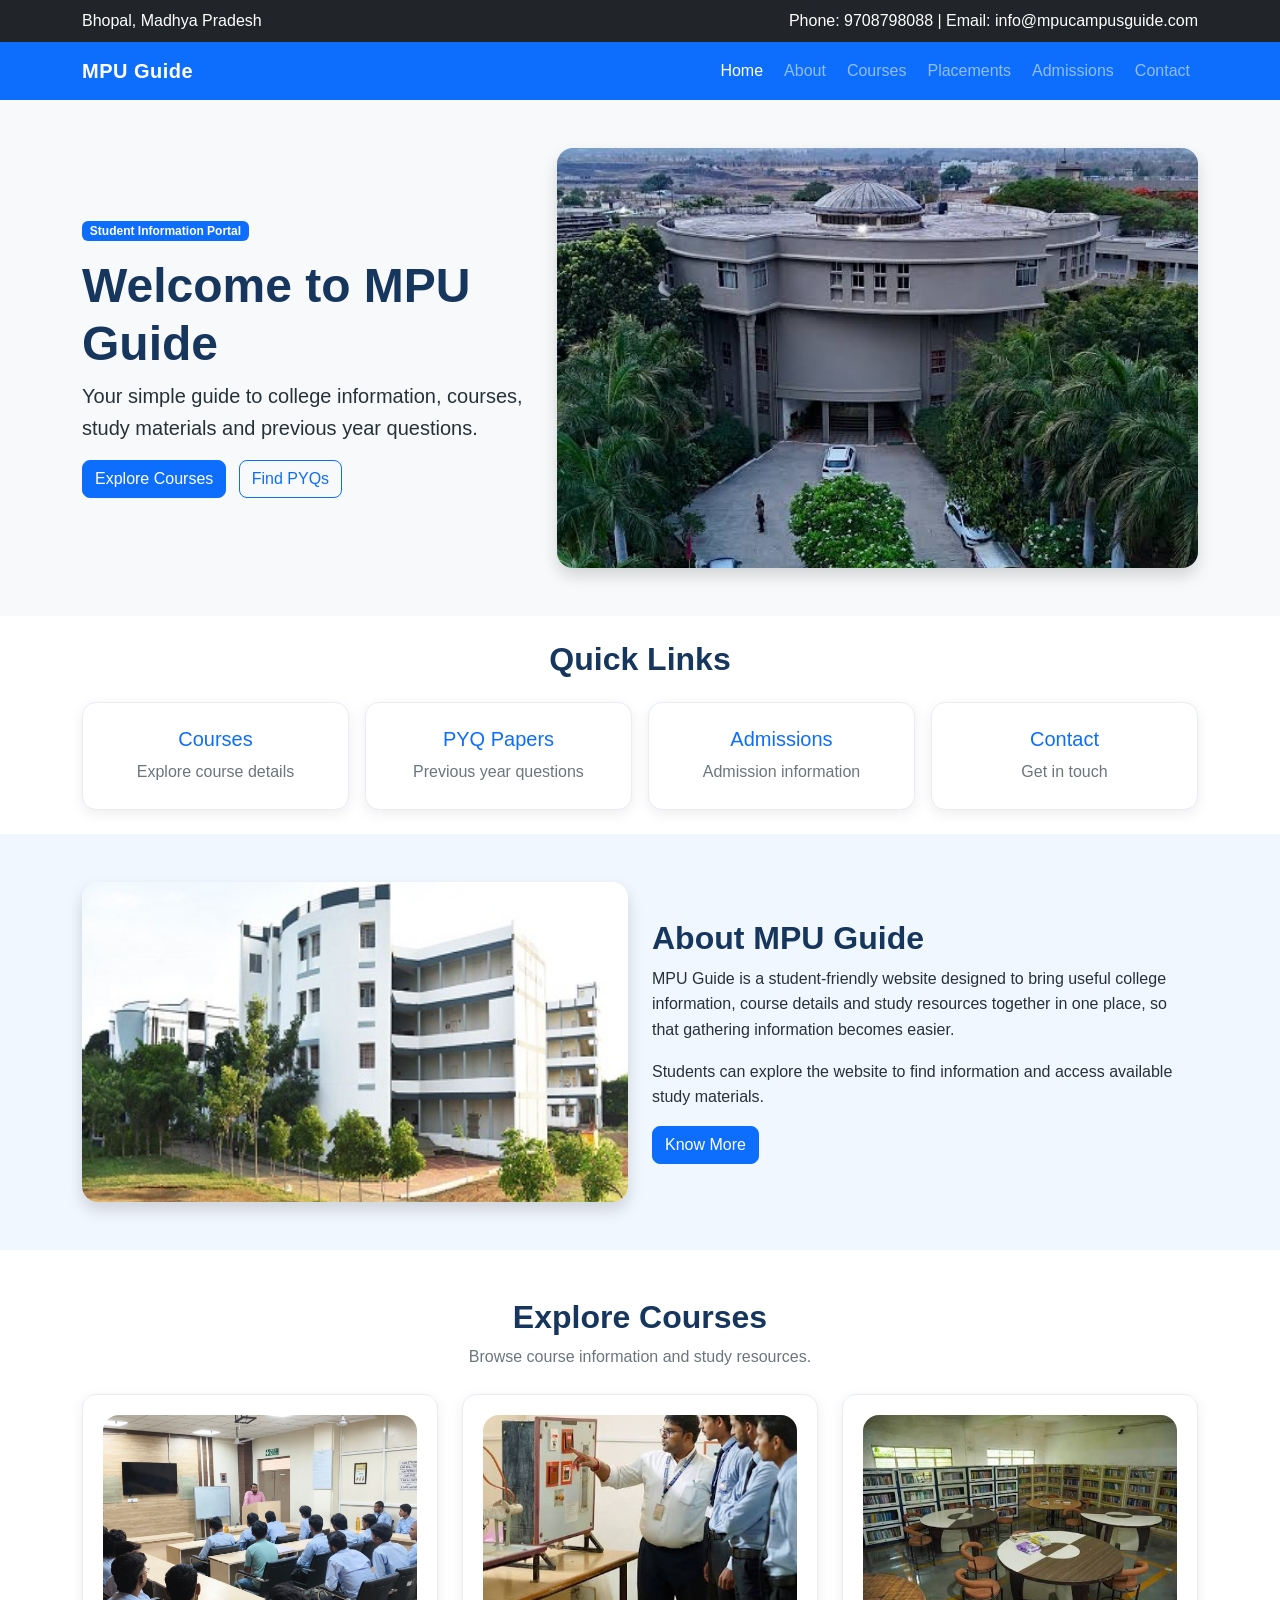
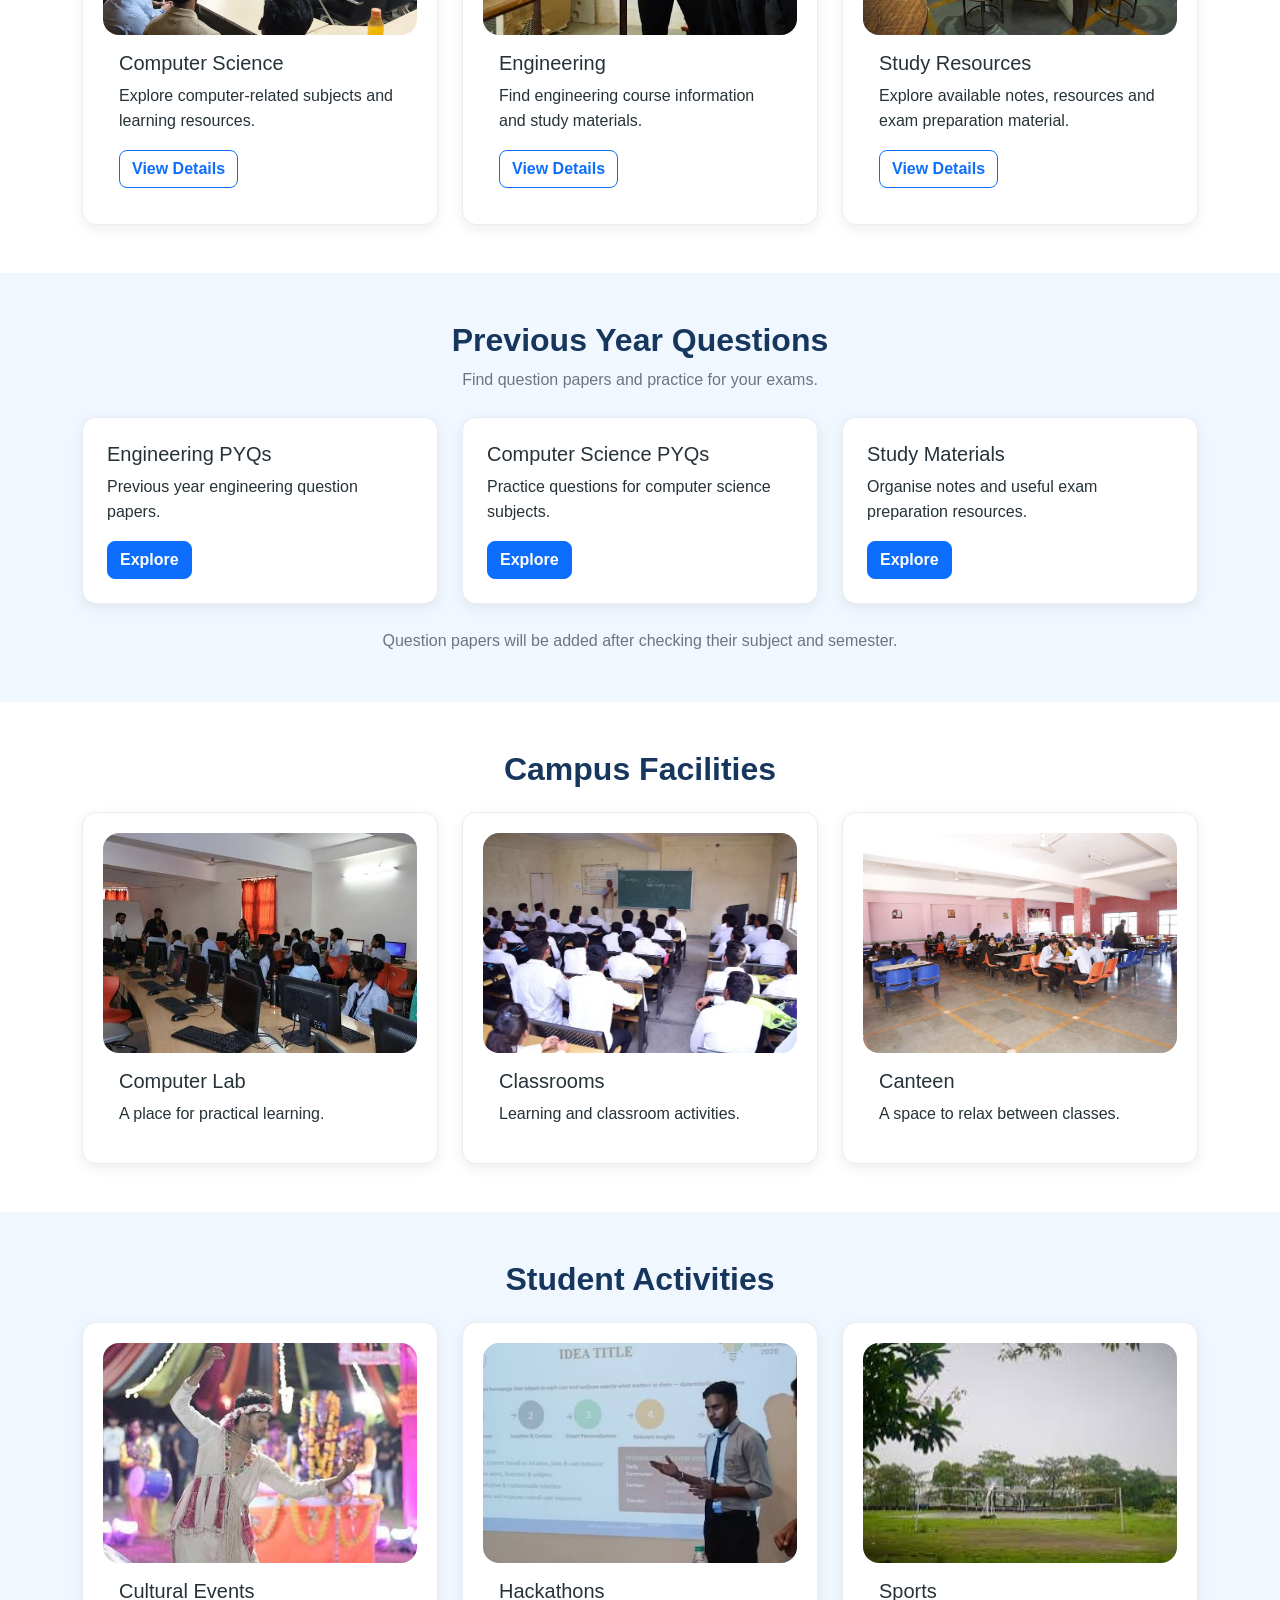
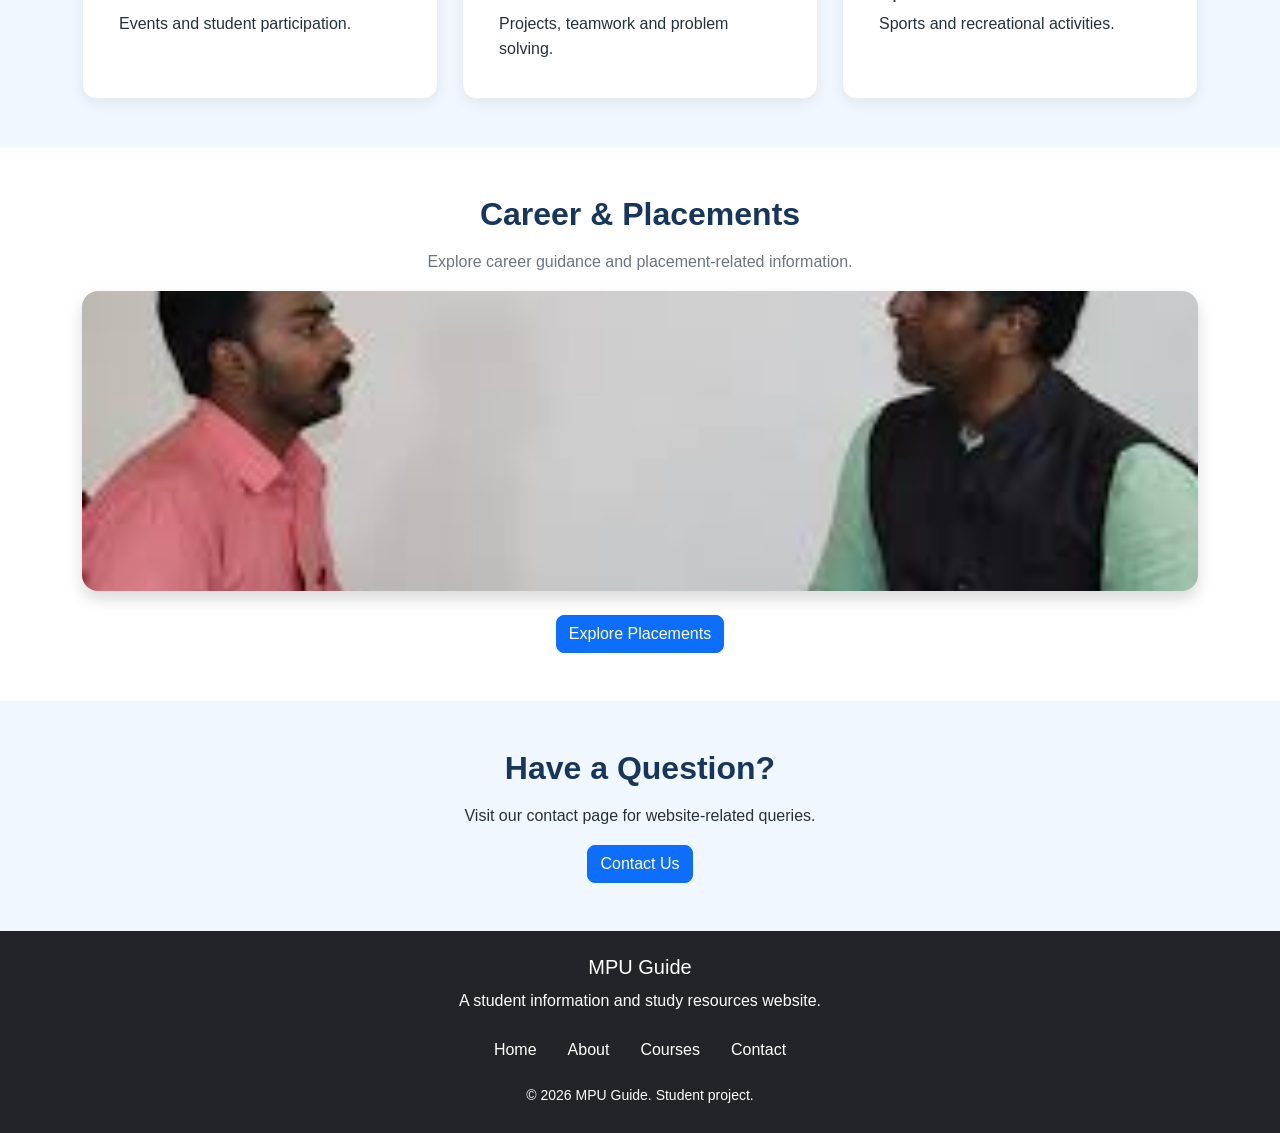
<file: index.html>
<!DOCTYPE html>
<html lang="en">
<head>
  <meta charset="UTF-8">
  <meta name="viewport" content="width=device-width, initial-scale=1.0">
  <title>MPU Guide | Madhyanchal Professional University</title>

  <link href="https://cdn.jsdelivr.net/npm/bootstrap@5.3.3/dist/css/bootstrap.min.css" rel="stylesheet">

  <link rel="stylesheet" href="css/style.css">
</head>
<body>
<!-- Top Bar -->
    <div class="bg-dark text-white py-2">
        <div class="container d-flex justify-content-between flex-wrap">
            <span>Bhopal, Madhya Pradesh</span>
            <span>Phone: 9708798088 | Email: info@mpucampusguide.com</span>
        </div>
    </div>

  <!-- Navigation Bar -->
  <nav class="navbar navbar-expand-lg navbar-dark bg-primary sticky-top">
    <div class="container">
      <a class="navbar-brand fw-bold" href="index.html">MPU Guide</a>

      <button class="navbar-toggler" type="button"
        data-bs-toggle="collapse" data-bs-target="#mainNavbar"
        aria-controls="mainNavbar" aria-expanded="false"
        aria-label="Toggle navigation">
        <span class="navbar-toggler-icon"></span>
      </button>

      <div class="collapse navbar-collapse" id="mainNavbar">
        <ul class="navbar-nav ms-auto">
          <li class="nav-item"><a class="nav-link active" href="index.html">Home</a></li>
          <li class="nav-item"><a class="nav-link" href="about.html">About</a></li>
          <li class="nav-item"><a class="nav-link" href="courses.html">Courses</a></li>
          <li class="nav-item"><a class="nav-link" href="placements.html">Placements</a></li>
          <li class="nav-item"><a class="nav-link" href="admissions.html">Admissions</a></li>
          <li class="nav-item"><a class="nav-link" href="contact.html">Contact</a></li>
        </ul>
      </div>
    </div>
  </nav>

  <!-- Hero Section -->
  <section class="py-5 bg-light">
    <div class="container">
      <div class="row align-items-center g-4">
        <div class="col-lg-5">
          <span class="badge bg-primary mb-3">Student Information Portal</span>
          <h1 class="display-5 fw-bold">Welcome to MPU Guide</h1>
          <p class="lead">
            Your simple guide to college information, courses,
            study materials and previous year questions.
          </p>
          <a href="courses.html" class="btn btn-primary me-2">Explore Courses</a>
          <a href="#pyq" class="btn btn-outline-primary">Find PYQs</a>
        </div>

        <div class="col-lg-7">
          <img src="campus.jfif" alt="College Campus"
            class="img-fluid rounded-4 shadow w-100"
            style="height:420px; object-fit:cover;">
        </div>
      </div>
    </div>
  </section>

  <!-- Quick Links -->
  <section class="py-4">
    <div class="container">
      <h2 class="text-center fw-bold mb-4">Quick Links</h2>
      <div class="row g-3 text-center">
        <div class="col-6 col-md-3">
          <a href="courses.html" class="content-card d-block text-decoration-none p-4 h-100">
            <h5>Courses</h5>
            <p class="mb-0 text-secondary">Explore course details</p>
          </a>
        </div>
        <div class="col-6 col-md-3">
          <a href="#pyq" class="content-card d-block text-decoration-none p-4 h-100">
            <h5>PYQ Papers</h5>
            <p class="mb-0 text-secondary">Previous year questions</p>
          </a>
        </div>
        <div class="col-6 col-md-3">
          <a href="admissions.html" class="content-card d-block text-decoration-none p-4 h-100">
            <h5>Admissions</h5>
            <p class="mb-0 text-secondary">Admission information</p>
          </a>
        </div>
        <div class="col-6 col-md-3">
          <a href="contact.html" class="content-card d-block text-decoration-none p-4 h-100">
            <h5>Contact</h5>
            <p class="mb-0 text-secondary">Get in touch</p>
          </a>
        </div>
      </div>
    </div>
  </section>

  <!-- About Preview -->
  <section class="py-5 light-section">
    <div class="container">
      <div class="row align-items-center g-4">
        <div class="col-md-6">
          <img src="building.jpg" alt="University Building"
            class="img-fluid rounded-4 shadow w-100"
            style="height:320px; object-fit:cover;">
        </div>
        <div class="col-md-6">
          <h2 class="fw-bold">About MPU Guide</h2>
          <p>
            MPU Guide is a student-friendly website designed to bring
            useful college information, course details and study resources
            together in one place, so that gathering information becomes easier.
          </p>
          <p>
            Students can explore the website to find information
            and access available study materials.
          </p>
          <a href="about.html" class="btn btn-primary">Know More</a>
        </div>
      </div>
    </div>
  </section>

  <!-- Courses -->
  <section class="py-5">
    <div class="container">
      <h2 class="text-center fw-bold mb-2">Explore Courses</h2>
      <p class="text-center text-secondary mb-4">
        Browse course information and study resources.
      </p>

      <div class="row g-4">
        <div class="col-md-4">
          <div class="content-card h-100 overflow-hidden">
            <img src="cse-course.jpg" alt="Computer Science"
              class="w-100" style="height:220px; object-fit:cover;">
            <div class="p-3">
              <h5>Computer Science</h5>
              <p>Explore computer-related subjects and learning resources.</p>
              <a href="courses.html" class="btn btn-outline-primary">View Details</a>
            </div>
          </div>
        </div>

        <div class="col-md-4">
          <div class="content-card h-100 overflow-hidden">
            <img src="electronics-lab.jfif" alt="Engineering Lab"
              class="w-100" style="height:220px; object-fit:cover;">
            <div class="p-3">
              <h5>Engineering</h5>
              <p>Find engineering course information and study materials.</p>
              <a href="courses.html" class="btn btn-outline-primary">View Details</a>
            </div>
          </div>
        </div>

        <div class="col-md-4">
          <div class="content-card h-100 overflow-hidden">
            <img src="library.jfif" alt="College Library"
              class="w-100" style="height:220px; object-fit:cover;">
            <div class="p-3">
              <h5>Study Resources</h5>
              <p>Explore available notes, resources and exam preparation material.</p>
              <a href="courses.html" class="btn btn-outline-primary">View Details</a>
            </div>
          </div>
        </div>
      </div>
    </div>
  </section>

  <!-- Previous Year Questions -->
  <section class="py-5 light-section" id="pyq">
    <div class="container">
      <h2 class="text-center fw-bold mb-2">Previous Year Questions</h2>
      <p class="text-center text-secondary mb-4">
        Find question papers and practice for your exams.
      </p>

      <div class="row g-4">
        <div class="col-md-4">
          <div class="content-card p-4 h-100">
            <h5>Engineering PYQs</h5>
            <p>Previous year engineering question papers.</p>
            <a href="courses.html" class="btn btn-primary">Explore</a>
          </div>
        </div>
        <div class="col-md-4">
          <div class="content-card p-4 h-100">
            <h5>Computer Science PYQs</h5>
            <p>Practice questions for computer science subjects.</p>
            <a href="courses.html" class="btn btn-primary">Explore</a>
          </div>
        </div>
        <div class="col-md-4">
          <div class="content-card p-4 h-100">
            <h5>Study Materials</h5>
            <p>Organise notes and useful exam preparation resources.</p>
            <a href="courses.html" class="btn btn-primary">Explore</a>
          </div>
        </div>
      </div>
      <p class="text-center text-secondary mt-4 mb-0">
        Question papers will be added after checking their subject and semester.
      </p>
    </div>
  </section>

  <!-- Campus Facilities -->
  <section class="py-5">
    <div class="container">
      <h2 class="text-center fw-bold mb-4">Campus Facilities</h2>
      <div class="row g-4">
        <div class="col-md-4">
          <div class="content-card overflow-hidden h-100">
            <img src="computer-lab.jfif" alt="Computer Lab"
              class="w-100" style="height:220px; object-fit:cover;">
            <div class="p-3"><h5>Computer Lab</h5><p class="mb-0">A place for practical learning.</p></div>
          </div>
        </div>
        <div class="col-md-4">
          <div class="content-card overflow-hidden h-100">
            <img src="classroom.webp" alt="Classroom"
              class="w-100" style="height:220px; object-fit:cover;">
            <div class="p-3"><h5>Classrooms</h5><p class="mb-0">Learning and classroom activities.</p></div>
          </div>
        </div>
        <div class="col-md-4">
          <div class="content-card overflow-hidden h-100">
            <img src="canteen.jpg" alt="Canteen"
              class="w-100" style="height:220px; object-fit:cover;">
            <div class="p-3"><h5>Canteen</h5><p class="mb-0">A space to relax between classes.</p></div>
          </div>
        </div>
      </div>
    </div>
  </section>

  <!-- Student Activities -->
  <section class="py-5 light-section">
    <div class="container">
      <h2 class="text-center fw-bold mb-4">Student Activities</h2>
      <div class="row g-4">
        <div class="col-md-4">
          <div class="content-card overflow-hidden h-100">
            <img src="cultural-event.jfif" alt="Cultural Event"
              class="w-100" style="height:220px; object-fit:cover;">
            <div class="p-3"><h5>Cultural Events</h5><p class="mb-0">Events and student participation.</p></div>
          </div>
        </div>
        <div class="col-md-4">
          <div class="content-card overflow-hidden h-100">
            <img src="hackathon.jfif" alt="Hackathon"
              class="w-100" style="height:220px; object-fit:cover;">
            <div class="p-3"><h5>Hackathons</h5><p class="mb-0">Projects, teamwork and problem solving.</p></div>
          </div>
        </div>
        <div class="col-md-4">
          <div class="content-card overflow-hidden h-100">
            <img src="sports-ground.jfif" alt="Sports Ground"
              class="w-100" style="height:220px; object-fit:cover;">
            <div class="p-3"><h5>Sports</h5><p class="mb-0">Sports and recreational activities.</p></div>
          </div>
        </div>
      </div>
    </div>
  </section>

  <!-- Placements Preview -->
  <section class="py-5">
    <div class="container text-center">
      <h2 class="fw-bold mb-3">Career & Placements</h2>
      <p class="text-secondary">
        Explore career guidance and placement-related information.
      </p>
      <img src="placement-interview.jfif" alt="Placement Interview"
        class="img-fluid rounded-4 shadow mb-4"
        style="max-height:300px; width:100%; object-fit:cover;">
      <div>
        <a href="placements.html" class="btn btn-primary">Explore Placements</a>
      </div>
    </div>
  </section>

  <!-- Contact Preview -->
  <section class="py-5 light-section">
    <div class="container text-center">
      <h2 class="fw-bold mb-3">Have a Question?</h2>
      <p>Visit our contact page for website-related queries.</p>
      <a href="contact.html" class="btn btn-primary">Contact Us</a>
    </div>
  </section>

  <!-- Footer -->
  <footer class="site-footer bg-dark text-white py-4">
    <div class="container text-center">
      <h5>MPU Guide</h5>
      <p class="mb-2">A student information and study resources website.</p>
      <div class="footer-links mb-3">
        <a href="index.html" class="text-white mx-2">Home</a>
        <a href="about.html" class="text-white mx-2">About</a>
        <a href="courses.html" class="text-white mx-2">Courses</a>
        <a href="contact.html" class="text-white mx-2">Contact</a>
      </div>
      <small>&copy; 2026 MPU Guide. Student project.</small>
    </div>
  </footer>

  <script src="https://cdn.jsdelivr.net/npm/bootstrap@5.3.3/dist/js/bootstrap.bundle.min.js"></script>
</body>
</html>
</file>
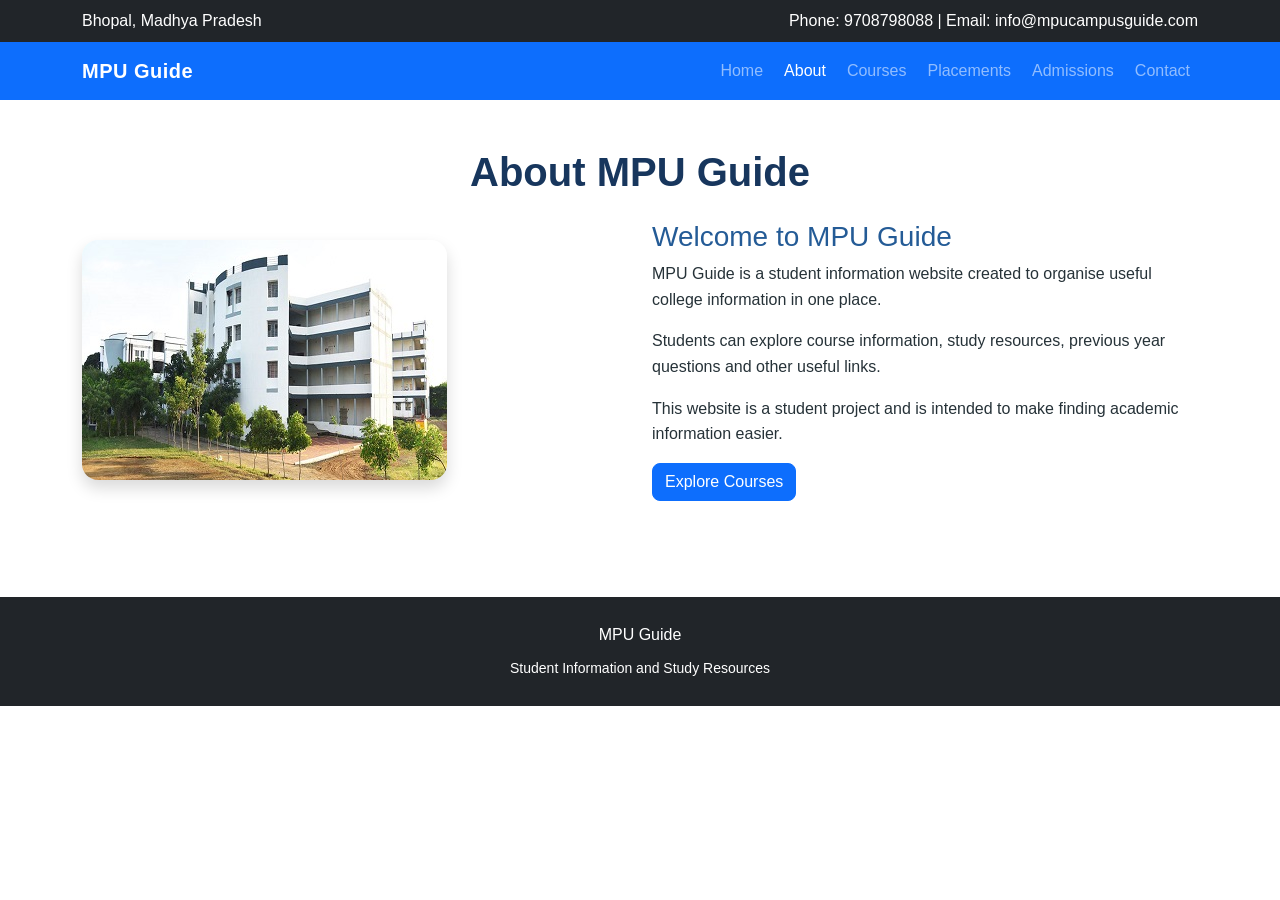
<file: about.html>
<!DOCTYPE html>
<html lang="en">
<head>
  <meta charset="UTF-8">
  <meta name="viewport" content="width=device-width, initial-scale=1.0">
  <title>About | MPU Guide</title>
  <link href="https://cdn.jsdelivr.net/npm/bootstrap@5.3.3/dist/css/bootstrap.min.css" rel="stylesheet">
  <link rel="stylesheet" href="css/style.css">
</head>
<body>
<!-- Top Bar -->
    <div class="bg-dark text-white py-2">
        <div class="container d-flex justify-content-between flex-wrap">
            <span>Bhopal, Madhya Pradesh</span>
            <span>Phone: 9708798088 | Email: info@mpucampusguide.com</span>
        </div>
    </div>

<nav class="navbar navbar-expand-lg navbar-dark bg-primary">
  <div class="container">
    <a class="navbar-brand fw-bold" href="index.html">MPU Guide</a>
    <button class="navbar-toggler" data-bs-toggle="collapse" data-bs-target="#nav">
      <span class="navbar-toggler-icon"></span>
    </button>
    <div class="collapse navbar-collapse" id="nav">
      <ul class="navbar-nav ms-auto">
        <li class="nav-item"><a class="nav-link" href="index.html">Home</a></li>
        <li class="nav-item"><a class="nav-link active" href="about.html">About</a></li>
        <li class="nav-item"><a class="nav-link" href="courses.html">Courses</a></li>
        <li class="nav-item"><a class="nav-link" href="placements.html">Placements</a></li>
        <li class="nav-item"><a class="nav-link" href="admissions.html">Admissions</a></li>
        <li class="nav-item"><a class="nav-link" href="contact.html">Contact</a></li>
      </ul>
    </div>
  </div>
</nav>

<section class="py-5">
  <div class="container">
    <h1 class="text-center fw-bold mb-4">About MPU Guide</h1>
    <div class="row align-items-center g-4">
      <div class="col-md-6">
        <img src="building.jpg" alt="University Building"
             class="img-fluid rounded-4 shadow">
      </div>
      <div class="col-md-6">
        <h3>Welcome to MPU Guide</h3>
        <p>MPU Guide is a student information website created to organise useful college information in one place.</p>
        <p>Students can explore course information, study resources, previous year questions and other useful links.</p>
        <p>This website is a student project and is intended to make finding academic information easier.</p>
        <a href="courses.html" class="btn btn-primary">Explore Courses</a>
      </div>
    </div>
  </div>
</section>

<footer class="site-footer bg-dark text-white text-center py-4 mt-5">
  <div class="container">
    <p class="mb-1">MPU Guide</p>
    <small>Student Information and Study Resources</small>
  </div>
</footer>

<script src="https://cdn.jsdelivr.net/npm/bootstrap@5.3.3/dist/js/bootstrap.bundle.min.js"></script>
</body>
</html>
</file>
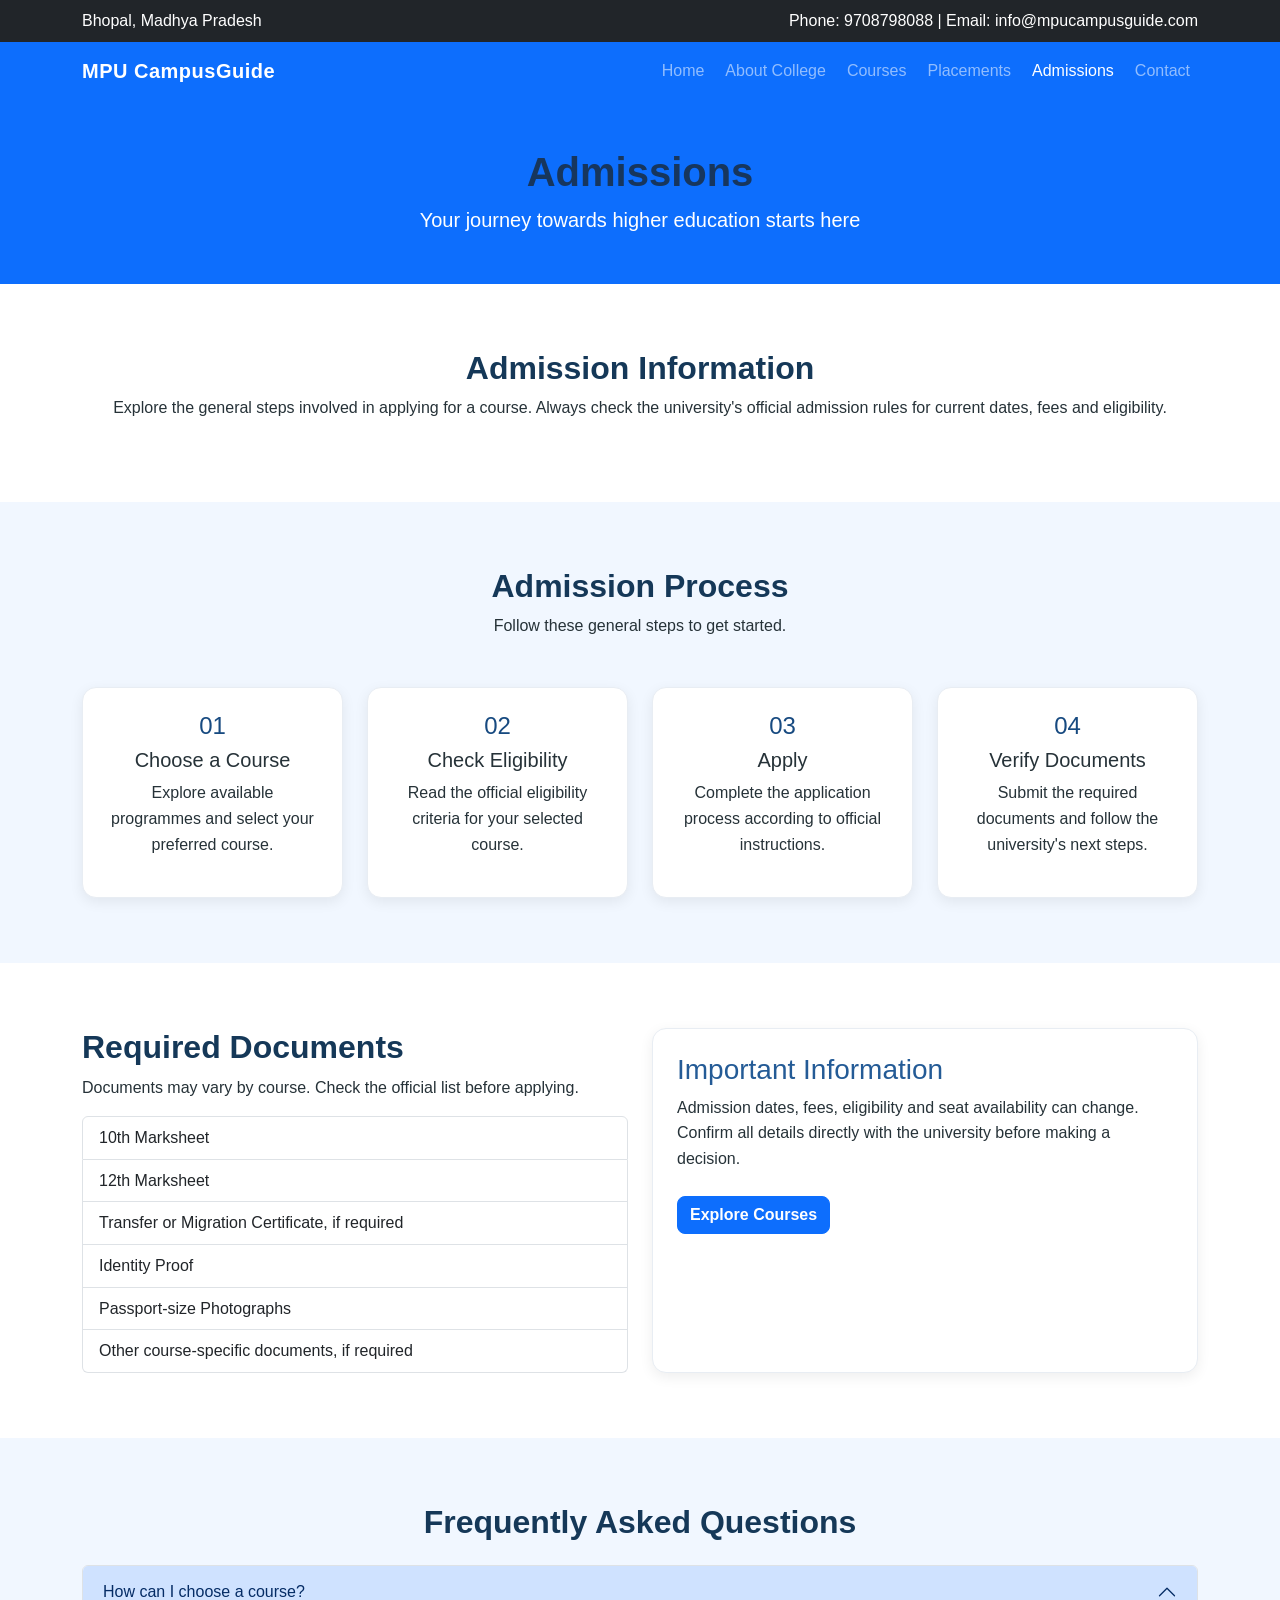
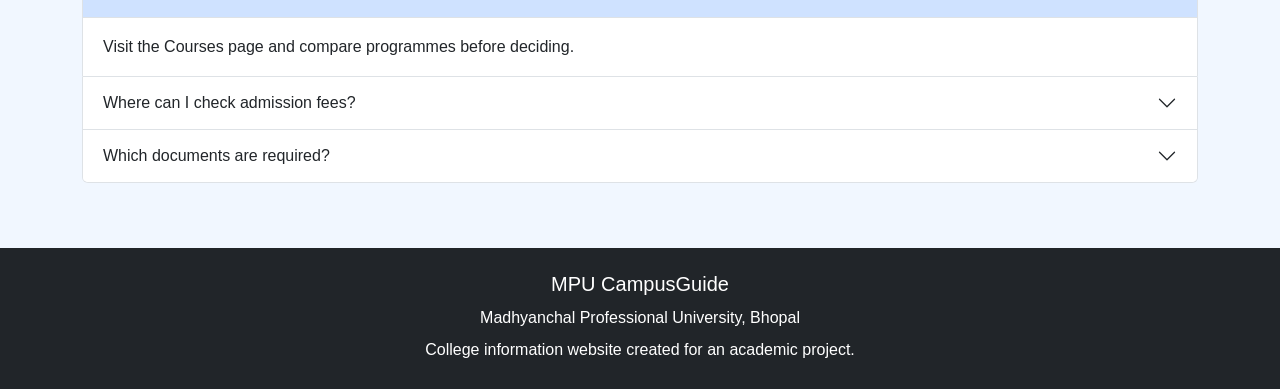
<file: Admissions.html>
<!DOCTYPE html>
<html lang="en">
<head>
    <meta charset="UTF-8">
    <meta name="viewport" content="width=device-width, initial-scale=1.0">
    <title>Admissions | MPU CampusGuide</title>

    <link href="https://cdn.jsdelivr.net/npm/bootstrap@5.3.3/dist/css/bootstrap.min.css" rel="stylesheet">
    <link rel="stylesheet" href="css/style.css">
</head>
<body>

    <!-- Top Bar -->
    <div class="bg-dark text-white py-2">
        <div class="container d-flex justify-content-between flex-wrap">
            <span>Bhopal, Madhya Pradesh</span>
            <span>Phone: 9708798088 | Email: info@mpucampusguide.com</span>
        </div>
    </div>

    <!-- Navbar -->
    <nav class="navbar navbar-expand-lg navbar-dark bg-primary">
        <div class="container">
            <a class="navbar-brand fw-bold" href="index.html">MPU CampusGuide</a>

            <button class="navbar-toggler" type="button"
                data-bs-toggle="collapse" data-bs-target="#navbarMenu"
                aria-controls="navbarMenu" aria-expanded="false"
                aria-label="Toggle navigation">
                <span class="navbar-toggler-icon"></span>
            </button>

            <div class="collapse navbar-collapse" id="navbarMenu">
                <ul class="navbar-nav ms-auto">
                    <li class="nav-item"><a class="nav-link" href="index.html">Home</a></li>
                    <li class="nav-item"><a class="nav-link" href="about.html">About College</a></li>
                    <li class="nav-item"><a class="nav-link" href="courses.html">Courses</a></li>
                    <li class="nav-item"><a class="nav-link" href="placements.html">Placements</a></li>
                    <li class="nav-item"><a class="nav-link active" href="admissions.html">Admissions</a></li>
                    <li class="nav-item"><a class="nav-link" href="contact.html">Contact</a></li>
                </ul>
            </div>
        </div>
    </nav>

    <!-- Page Heading -->
    <section class="bg-primary text-white text-center py-5">
        <div class="container">
            <h1 class="fw-bold">Admissions</h1>
            <p class="lead mb-0">Your journey towards higher education starts here</p>
        </div>
    </section>

    <!-- Introduction -->
    <section class="section-padding">
        <div class="container text-center">
            <h2 class="section-title">Admission Information</h2>
            <p>
                Explore the general steps involved in applying for a course.
                Always check the university's official admission rules for
                current dates, fees and eligibility.
            </p>
        </div>
    </section>

    <!-- Admission Process -->
    <section class="light-section section-padding">
        <div class="container">
            <div class="text-center mb-5">
                <h2 class="section-title">Admission Process</h2>
                <p>Follow these general steps to get started.</p>
            </div>

            <div class="row g-4">
                <div class="col-md-3">
                    <div class="content-card h-100 p-4 text-center">
                        <h4>01</h4>
                        <h5>Choose a Course</h5>
                        <p>Explore available programmes and select your preferred course.</p>
                    </div>
                </div>

                <div class="col-md-3">
                    <div class="content-card h-100 p-4 text-center">
                        <h4>02</h4>
                        <h5>Check Eligibility</h5>
                        <p>Read the official eligibility criteria for your selected course.</p>
                    </div>
                </div>

                <div class="col-md-3">
                    <div class="content-card h-100 p-4 text-center">
                        <h4>03</h4>
                        <h5>Apply</h5>
                        <p>Complete the application process according to official instructions.</p>
                    </div>
                </div>

                <div class="col-md-3">
                    <div class="content-card h-100 p-4 text-center">
                        <h4>04</h4>
                        <h5>Verify Documents</h5>
                        <p>Submit the required documents and follow the university's next steps.</p>
                    </div>
                </div>
            </div>
        </div>
    </section>

    <!-- Required Documents -->
    <section class="section-padding">
        <div class="container">
            <div class="row g-4">
                <div class="col-md-6">
                    <h2 class="section-title">Required Documents</h2>
                    <p>Documents may vary by course. Check the official list before applying.</p>

                    <ul class="list-group">
                        <li class="list-group-item">10th Marksheet</li>
                        <li class="list-group-item">12th Marksheet</li>
                        <li class="list-group-item">Transfer or Migration Certificate, if required</li>
                        <li class="list-group-item">Identity Proof</li>
                        <li class="list-group-item">Passport-size Photographs</li>
                        <li class="list-group-item">Other course-specific documents, if required</li>
                    </ul>
                </div>

                <div class="col-md-6">
                    <div class="content-card p-4 h-100">
                        <h3>Important Information</h3>
                        <p>
                            Admission dates, fees, eligibility and seat availability
                            can change. Confirm all details directly with the university
                            before making a decision.
                        </p>
                        <a href="courses.html" class="btn btn-primary mt-2">
                            Explore Courses
                        </a>
                    </div>
                </div>
            </div>
        </div>
    </section>

    <!-- FAQs -->
    <section class="light-section section-padding">
        <div class="container">
            <div class="text-center mb-4">
                <h2 class="section-title">Frequently Asked Questions</h2>
            </div>

            <div class="accordion" id="admissionFAQ">

                <div class="accordion-item">
                    <h2 class="accordion-header">
                        <button class="accordion-button" type="button"
                            data-bs-toggle="collapse" data-bs-target="#faqOne"
                            aria-expanded="true" aria-controls="faqOne">
                            How can I choose a course?
                        </button>
                    </h2>
                    <div id="faqOne" class="accordion-collapse collapse show"
                        data-bs-parent="#admissionFAQ">
                        <div class="accordion-body">
                            Visit the Courses page and compare programmes before deciding.
                        </div>
                    </div>
                </div>

                <div class="accordion-item">
                    <h2 class="accordion-header">
                        <button class="accordion-button collapsed" type="button"
                            data-bs-toggle="collapse" data-bs-target="#faqTwo"
                            aria-expanded="false" aria-controls="faqTwo">
                            Where can I check admission fees?
                        </button>
                    </h2>
                    <div id="faqTwo" class="accordion-collapse collapse"
                        data-bs-parent="#admissionFAQ">
                        <div class="accordion-body">
                            Check the university's official website or contact its admission office.
                        </div>
                    </div>
                </div>

                <div class="accordion-item">
                    <h2 class="accordion-header">
                        <button class="accordion-button collapsed" type="button"
                            data-bs-toggle="collapse" data-bs-target="#faqThree"
                            aria-expanded="false" aria-controls="faqThree">
                            Which documents are required?
                        </button>
                    </h2>
                    <div id="faqThree" class="accordion-collapse collapse"
                        data-bs-parent="#admissionFAQ">
                        <div class="accordion-body">
                            Requirements depend on the course. Confirm the latest list with the university.
                        </div>
                    </div>
                </div>

            </div>
        </div>
    </section>

    <!-- Footer -->
    <footer class="site-footer bg-dark text-white text-center py-4">
        <div class="container">
            <h5>MPU CampusGuide</h5>
            <p class="mb-1">Madhyanchal Professional University, Bhopal</p>
            <p class="mb-0">College information website created for an academic project.</p>
        </div>
    </footer>

    <script src="https://cdn.jsdelivr.net/npm/bootstrap@5.3.3/dist/js/bootstrap.bundle.min.js"></script>
</body>
</html>
</file>
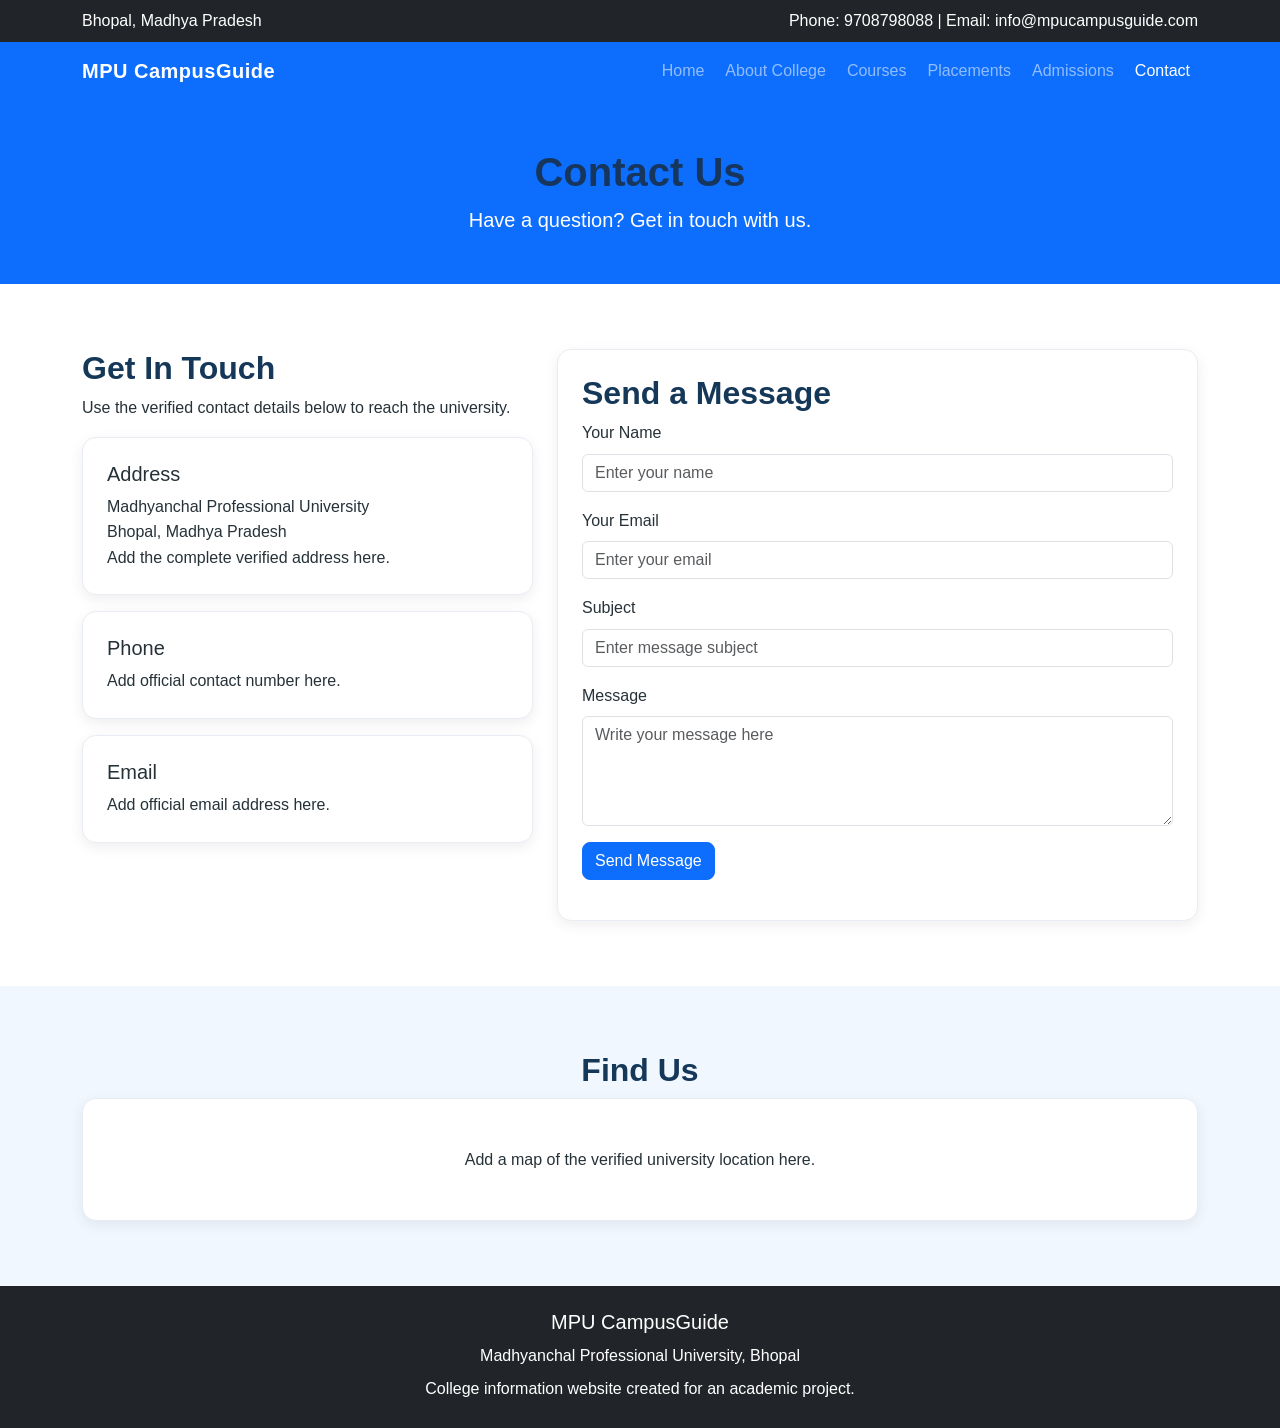
<file: contact.html>
<!DOCTYPE html>
<html lang="en">
<head>
    <meta charset="UTF-8">
    <meta name="viewport" content="width=device-width, initial-scale=1.0">
    <title>Contact Us | MPU CampusGuide</title>

    <link href="https://cdn.jsdelivr.net/npm/bootstrap@5.3.3/dist/css/bootstrap.min.css" rel="stylesheet">
    <link rel="stylesheet" href="css/style.css">
</head>
<body>

    <!-- Top Bar -->
    <div class="bg-dark text-white py-2">
        <div class="container d-flex justify-content-between flex-wrap">
            <span>Bhopal, Madhya Pradesh</span>
            <span>Phone: 9708798088 | Email: info@mpucampusguide.com</span>
        </div>
    </div>

    <!-- Navbar -->
    <nav class="navbar navbar-expand-lg navbar-dark bg-primary">
        <div class="container">
            <a class="navbar-brand fw-bold" href="index.html">MPU CampusGuide</a>

            <button class="navbar-toggler" type="button"
                data-bs-toggle="collapse" data-bs-target="#navbarMenu"
                aria-controls="navbarMenu" aria-expanded="false"
                aria-label="Toggle navigation">
                <span class="navbar-toggler-icon"></span>
            </button>

            <div class="collapse navbar-collapse" id="navbarMenu">
                <ul class="navbar-nav ms-auto">
                    <li class="nav-item"><a class="nav-link" href="index.html">Home</a></li>
                    <li class="nav-item"><a class="nav-link" href="about.html">About College</a></li>
                    <li class="nav-item"><a class="nav-link" href="courses.html">Courses</a></li>
                    <li class="nav-item"><a class="nav-link" href="placements.html">Placements</a></li>
                    <li class="nav-item"><a class="nav-link" href="admissions.html">Admissions</a></li>
                    <li class="nav-item"><a class="nav-link active" href="contact.html">Contact</a></li>
                </ul>
            </div>
        </div>
    </nav>

    <!-- Page Heading -->
    <section class="bg-primary text-white text-center py-5">
        <div class="container">
            <h1 class="fw-bold">Contact Us</h1>
            <p class="lead mb-0">Have a question? Get in touch with us.</p>
        </div>
    </section>

    <!-- Contact Information and Form -->
    <section class="section-padding">
        <div class="container">
            <div class="row g-4">

                <!-- Contact Details -->
                <div class="col-md-5">
                    <h2 class="section-title">Get In Touch</h2>
                    <p>Use the verified contact details below to reach the university.</p>

                    <div class="content-card p-4 mb-3">
                        <h5>Address</h5>
                        <p class="mb-0">
                            Madhyanchal Professional University<br>
                            Bhopal, Madhya Pradesh<br>
                            Add the complete verified address here.
                        </p>
                    </div>

                    <div class="content-card p-4 mb-3">
                        <h5>Phone</h5>
                        <p class="mb-0">Add official contact number here.</p>
                    </div>

                    <div class="content-card p-4">
                        <h5>Email</h5>
                        <p class="mb-0">Add official email address here.</p>
                    </div>
                </div>

                <!-- Contact Form -->
                <div class="col-md-7">
                    <div class="content-card p-4">
                        <h2 class="section-title">Send a Message</h2>

                        <form id="contactForm">
                            <div class="mb-3">
                                <label for="name" class="form-label">Your Name</label>
                                <input type="text" class="form-control"
                                    id="name" placeholder="Enter your name" required>
                            </div>

                            <div class="mb-3">
                                <label for="email" class="form-label">Your Email</label>
                                <input type="email" class="form-control"
                                    id="email" placeholder="Enter your email" required>
                            </div>

                            <div class="mb-3">
                                <label for="subject" class="form-label">Subject</label>
                                <input type="text" class="form-control"
                                    id="subject" placeholder="Enter message subject" required>
                            </div>

                            <div class="mb-3">
                                <label for="message" class="form-label">Message</label>
                                <textarea class="form-control" id="message"
                                    rows="4" placeholder="Write your message here"
                                    required></textarea>
                            </div>

                            <button type="submit" class="btn btn-primary">
                                Send Message
                            </button>

                            <p id="formStatus" class="mt-3 mb-0"></p>
                        </form>
                    </div>
                </div>

            </div>
        </div>
    </section>

    <!-- Map Placeholder -->
    <section class="light-section section-padding">
        <div class="container text-center">
            <h2 class="section-title">Find Us</h2>
            <div class="content-card p-5">
                <p class="mb-0">
                    Add a map of the verified university location here.
                </p>
            </div>
        </div>
    </section>

    <!-- Footer -->
    <footer class="site-footer bg-dark text-white text-center py-4">
        <div class="container">
            <h5>MPU CampusGuide</h5>
            <p class="mb-1">Madhyanchal Professional University, Bhopal</p>
            <p class="mb-0">College information website created for an academic project.</p>
        </div>
    </footer>

    <script src="https://cdn.jsdelivr.net/npm/bootstrap@5.3.3/dist/js/bootstrap.bundle.min.js"></script>

    <script>
        document.getElementById("contactForm").addEventListener("submit", function(event) {
            event.preventDefault();

            document.getElementById("formStatus").textContent =
                "This is a demo form. Your message has not been sent.";

            document.getElementById("formStatus").className =
                "mt-3 mb-0 text-primary";

            this.reset();
        });
    </script>

</body>
</html>
</file>
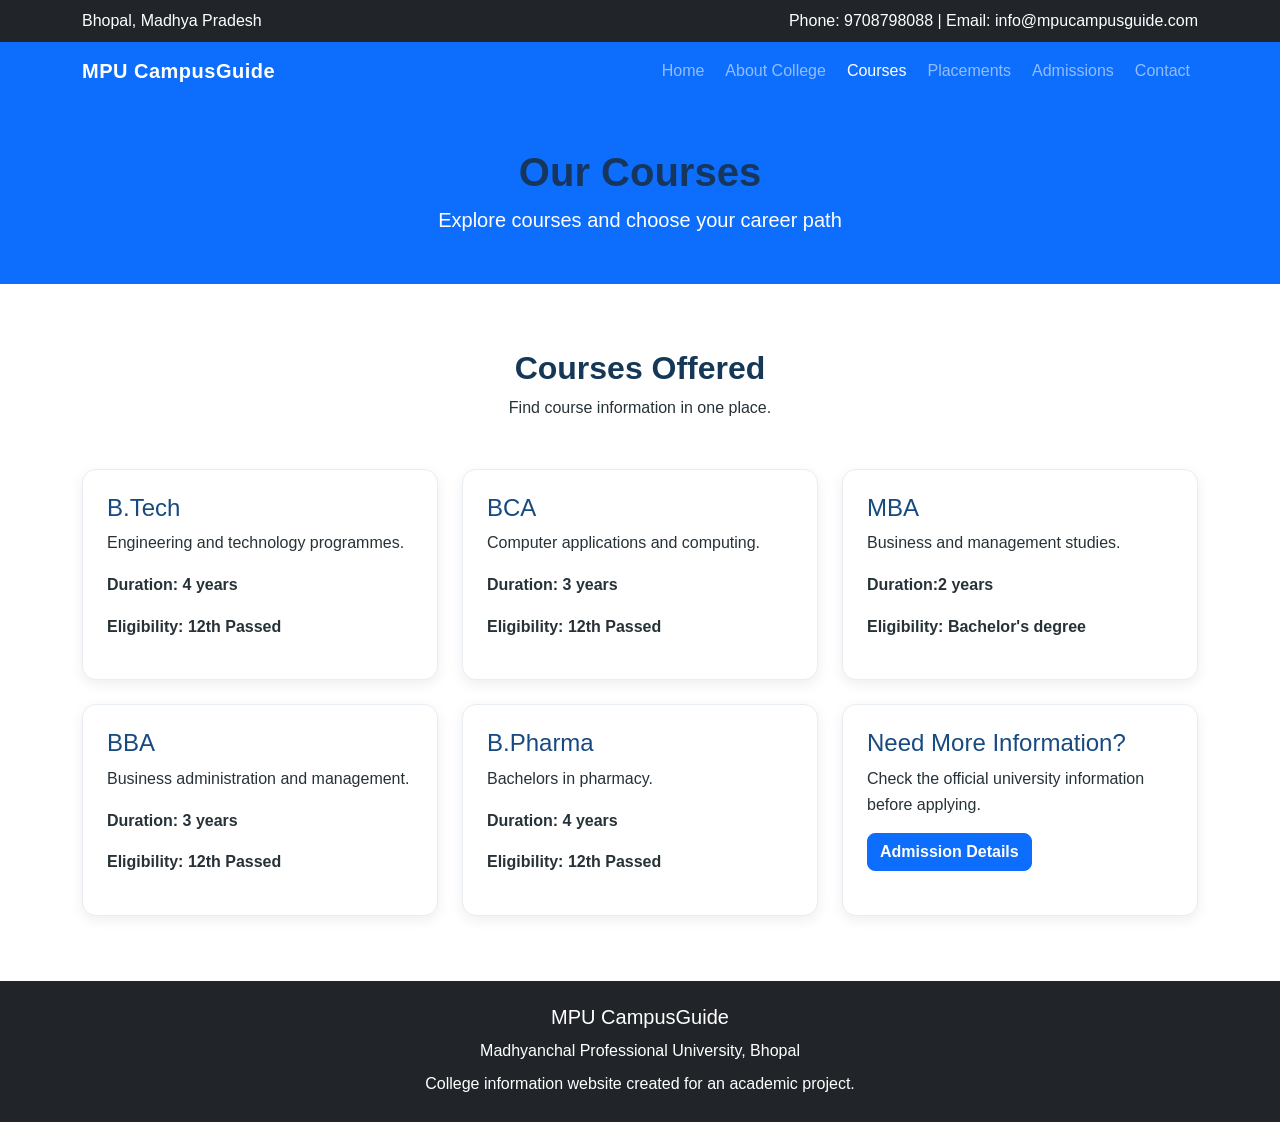
<file: courses.html>
<!DOCTYPE html>
<html lang="en">
<head>
    <meta charset="UTF-8">
    <meta name="viewport" content="width=device-width, initial-scale=1.0">
    <title>Courses | MPU CampusGuide</title>

    <link href="https://cdn.jsdelivr.net/npm/bootstrap@5.3.3/dist/css/bootstrap.min.css" rel="stylesheet">
    <link rel="stylesheet" href="css/style.css">
</head>
<body>

    <!-- Top Bar -->
    <div class="bg-dark text-white py-2">
        <div class="container d-flex justify-content-between flex-wrap">
            <span>Bhopal, Madhya Pradesh</span>
            <span>Phone: 9708798088 | Email: info@mpucampusguide.com</span>
        </div>
    </div>

    <!-- Navbar -->
    <nav class="navbar navbar-expand-lg navbar-dark bg-primary">
        <div class="container">
            <a class="navbar-brand fw-bold" href="index.html">MPU CampusGuide</a>

            <button class="navbar-toggler" type="button"
                data-bs-toggle="collapse" data-bs-target="#navbarMenu"
                aria-controls="navbarMenu" aria-expanded="false"
                aria-label="Toggle navigation">
                <span class="navbar-toggler-icon"></span>
            </button>

            <div class="collapse navbar-collapse" id="navbarMenu">
                <ul class="navbar-nav ms-auto">
                    <li class="nav-item"><a class="nav-link" href="index.html">Home</a></li>
                    <li class="nav-item"><a class="nav-link" href="about.html">About College</a></li>
                    <li class="nav-item"><a class="nav-link active" href="courses.html">Courses</a></li>
                    <li class="nav-item"><a class="nav-link" href="placements.html">Placements</a></li>
                    <li class="nav-item"><a class="nav-link" href="admissions.html">Admissions</a></li>
                    <li class="nav-item"><a class="nav-link" href="contact.html">Contact</a></li>
                </ul>
            </div>
        </div>
    </nav>

    <!-- Page Heading -->
    <section class="bg-primary text-white text-center py-5">
        <div class="container">
            <h1 class="fw-bold">Our Courses</h1>
            <p class="lead mb-0">Explore courses and choose your career path</p>
        </div>
    </section>

    <!-- Courses Section -->
    <section class="section-padding">
        <div class="container">
            <div class="text-center mb-5">
                <h2 class="section-title">Courses Offered</h2>
                <p>Find course information in one place.</p>
            </div>

            <div class="row g-4">

                <div class="col-md-4">
                    <div class="content-card h-100 p-4">
                        <h4>B.Tech</h4>
                        <p>Engineering and technology programmes.</p>
                        <p><strong>Duration: 4 years</strong> </p>
                        <p><strong>Eligibility: 12th Passed</strong> </p>
                    </div>
                </div>

                <div class="col-md-4">
                    <div class="content-card h-100 p-4">
                        <h4>BCA</h4>
                        <p>Computer applications and computing.</p>
                        <p><strong>Duration: 3 years</strong> </p>
                        <p><strong>Eligibility: 12th Passed</strong> </p>
                    </div>
                </div>

                <div class="col-md-4">
                    <div class="content-card h-100 p-4">
                        <h4>MBA</h4>
                        <p>Business and management studies.</p>
                        <p><strong>Duration:2 years </strong> </p>
                        <p><strong>Eligibility: Bachelor's degree</strong> </p>
                    </div>
                </div>

                <div class="col-md-4">
                    <div class="content-card h-100 p-4">
                        <h4>BBA</h4>
                        <p>Business administration and management.</p>
                        <p><strong>Duration: 3 years</strong> </p>
                        <p><strong>Eligibility: 12th Passed</strong> </p>
                    </div>
                </div>

                <div class="col-md-4">
                    <div class="content-card h-100 p-4">
                        <h4>B.Pharma</h4>
                        <p>Bachelors in pharmacy.</p>
                        <p><strong>Duration: 4 years</strong> </p>
                        <p><strong>Eligibility: 12th Passed</strong></p>
                    </div>
                </div>

                <div class="col-md-4">
                    <div class="content-card h-100 p-4">
                        <h4>Need More Information?</h4>
                        <p>Check the official university information before applying.</p>
                        <a href="admissions.html" class="btn btn-primary">Admission Details</a>
                    </div>
                </div>

            </div>
        </div>
    </section>

    <!-- Footer -->
    <footer class="site-footer bg-dark text-white text-center py-4">
        <div class="container">
            <h5>MPU CampusGuide</h5>
            <p class="mb-1">Madhyanchal Professional University, Bhopal</p>
            <p class="mb-0">College information website created for an academic project.</p>
        </div>
    </footer>

    <script src="https://cdn.jsdelivr.net/npm/bootstrap@5.3.3/dist/js/bootstrap.bundle.min.js"></script>
</body>
</html>
</file>
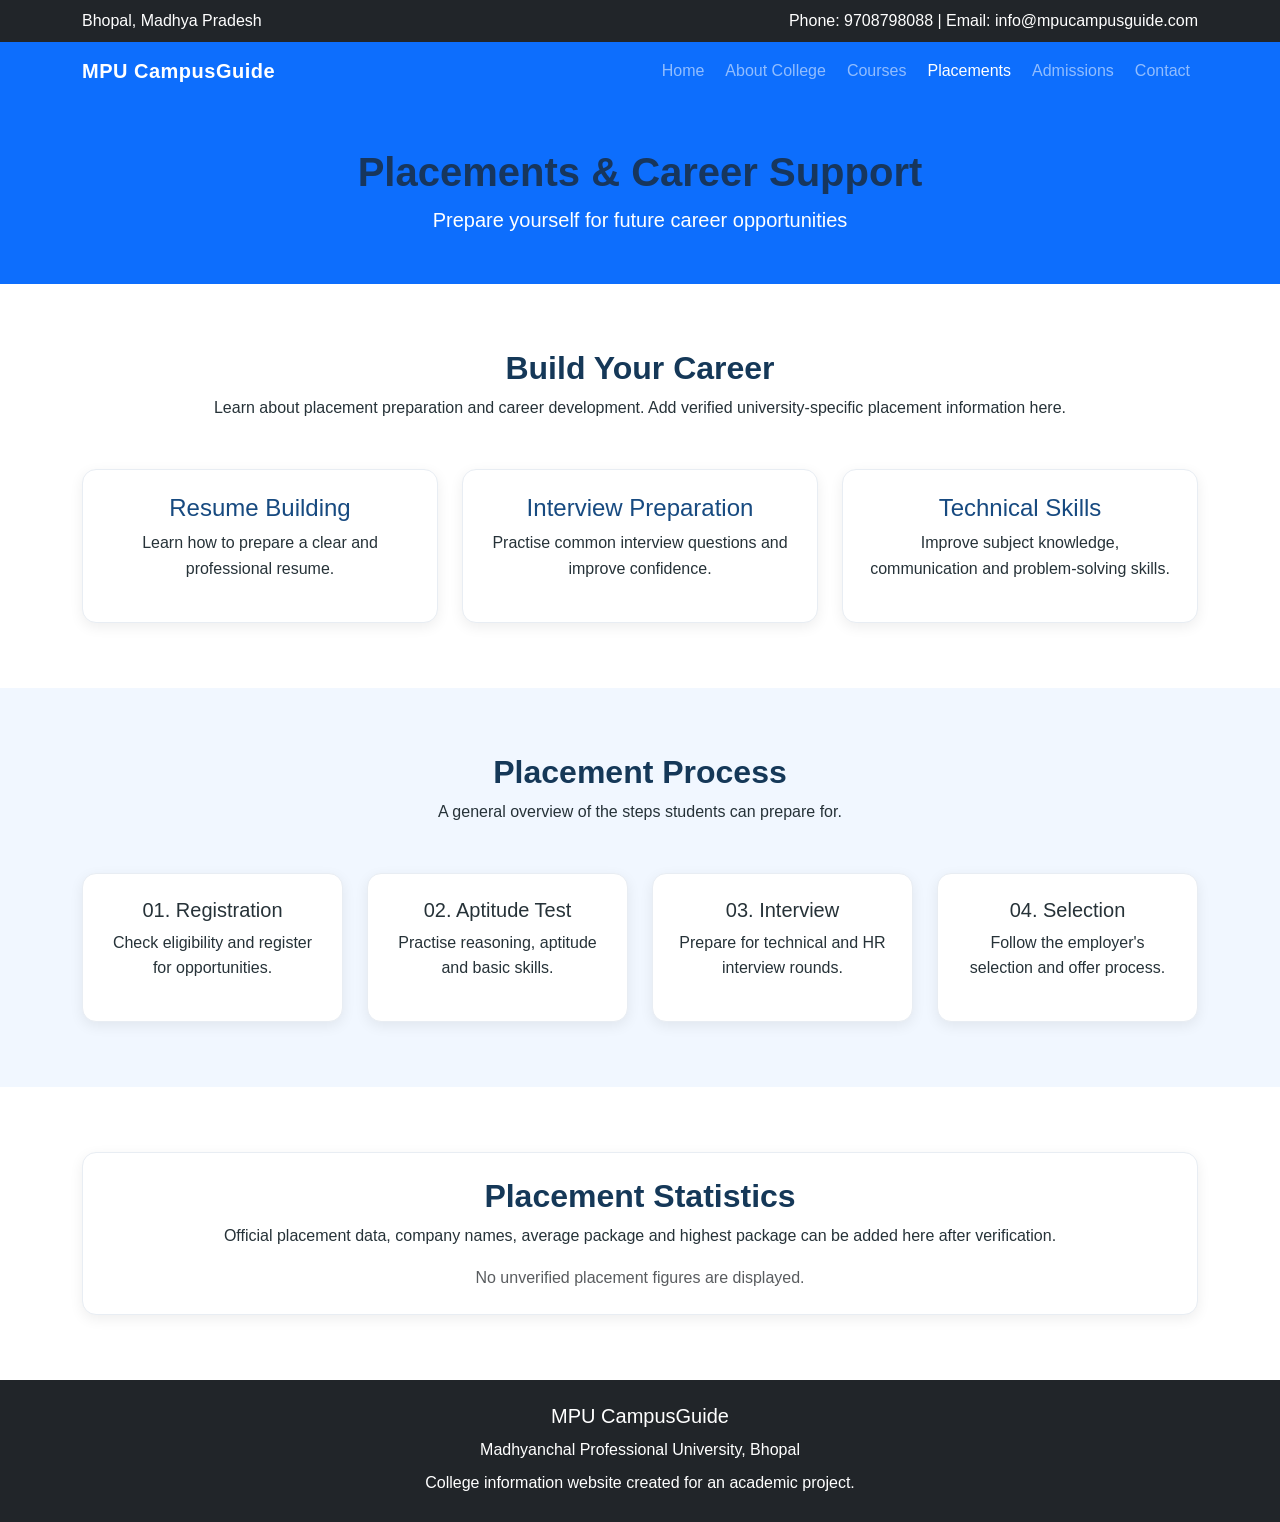
<file: placements.html>
<!DOCTYPE html>
<html lang="en">
<head>
    <meta charset="UTF-8">
    <meta name="viewport" content="width=device-width, initial-scale=1.0">
    <title>Placements | MPU CampusGuide</title>

    <link href="https://cdn.jsdelivr.net/npm/bootstrap@5.3.3/dist/css/bootstrap.min.css" rel="stylesheet">
    <link rel="stylesheet" href="css/style.css">
</head>
<body>

    <!-- Top Bar -->
    <div class="bg-dark text-white py-2">
        <div class="container d-flex justify-content-between flex-wrap">
            <span>Bhopal, Madhya Pradesh</span>
            <span>Phone: 9708798088 | Email: info@mpucampusguide.com</span>
        </div>
    </div>

    <!-- Navbar -->
    <nav class="navbar navbar-expand-lg navbar-dark bg-primary">
        <div class="container">
            <a class="navbar-brand fw-bold" href="index.html">MPU CampusGuide</a>

            <button class="navbar-toggler" type="button"
                data-bs-toggle="collapse" data-bs-target="#navbarMenu"
                aria-controls="navbarMenu" aria-expanded="false"
                aria-label="Toggle navigation">
                <span class="navbar-toggler-icon"></span>
            </button>

            <div class="collapse navbar-collapse" id="navbarMenu">
                <ul class="navbar-nav ms-auto">
                    <li class="nav-item"><a class="nav-link" href="index.html">Home</a></li>
                    <li class="nav-item"><a class="nav-link" href="about.html">About College</a></li>
                    <li class="nav-item"><a class="nav-link" href="courses.html">Courses</a></li>
                    <li class="nav-item"><a class="nav-link active" href="placements.html">Placements</a></li>
                    <li class="nav-item"><a class="nav-link" href="admissions.html">Admissions</a></li>
                    <li class="nav-item"><a class="nav-link" href="contact.html">Contact</a></li>
                </ul>
            </div>
        </div>
    </nav>

    <!-- Heading -->
    <section class="bg-primary text-white text-center py-5">
        <div class="container">
            <h1 class="fw-bold">Placements & Career Support</h1>
            <p class="lead mb-0">Prepare yourself for future career opportunities</p>
        </div>
    </section>

    <!-- Introduction -->
    <section class="section-padding">
        <div class="container">
            <div class="text-center mb-5">
                <h2 class="section-title">Build Your Career</h2>
                <p>
                    Learn about placement preparation and career development.
                    Add verified university-specific placement information here.
                </p>
            </div>

            <div class="row g-4">

                <div class="col-md-4">
                    <div class="content-card h-100 p-4 text-center">
                        <h4>Resume Building</h4>
                        <p>Learn how to prepare a clear and professional resume.</p>
                    </div>
                </div>

                <div class="col-md-4">
                    <div class="content-card h-100 p-4 text-center">
                        <h4>Interview Preparation</h4>
                        <p>Practise common interview questions and improve confidence.</p>
                    </div>
                </div>

                <div class="col-md-4">
                    <div class="content-card h-100 p-4 text-center">
                        <h4>Technical Skills</h4>
                        <p>Improve subject knowledge, communication and problem-solving skills.</p>
                    </div>
                </div>

            </div>
        </div>
    </section>

    <!-- Placement Process -->
    <section class="light-section section-padding">
        <div class="container">
            <div class="text-center mb-5">
                <h2 class="section-title">Placement Process</h2>
                <p>A general overview of the steps students can prepare for.</p>
            </div>

            <div class="row g-4">

                <div class="col-md-3">
                    <div class="content-card h-100 p-4 text-center">
                        <h5>01. Registration</h5>
                        <p>Check eligibility and register for opportunities.</p>
                    </div>
                </div>

                <div class="col-md-3">
                    <div class="content-card h-100 p-4 text-center">
                        <h5>02. Aptitude Test</h5>
                        <p>Practise reasoning, aptitude and basic skills.</p>
                    </div>
                </div>

                <div class="col-md-3">
                    <div class="content-card h-100 p-4 text-center">
                        <h5>03. Interview</h5>
                        <p>Prepare for technical and HR interview rounds.</p>
                    </div>
                </div>

                <div class="col-md-3">
                    <div class="content-card h-100 p-4 text-center">
                        <h5>04. Selection</h5>
                        <p>Follow the employer's selection and offer process.</p>
                    </div>
                </div>

            </div>
        </div>
    </section>

    <!-- Placement Information -->
    <section class="section-padding">
        <div class="container">
            <div class="content-card p-4 text-center">
                <h2 class="section-title">Placement Statistics</h2>
                <p>
                    Official placement data, company names, average package
                    and highest package can be added here after verification.
                </p>
                <p class="text-muted mb-0">
                    No unverified placement figures are displayed.
                </p>
            </div>
        </div>
    </section>

    <!-- Footer -->
    <footer class="site-footer bg-dark text-white text-center py-4">
        <div class="container">
            <h5>MPU CampusGuide</h5>
            <p class="mb-1">Madhyanchal Professional University, Bhopal</p>
            <p class="mb-0">College information website created for an academic project.</p>
        </div>
    </footer>

    <script src="https://cdn.jsdelivr.net/npm/bootstrap@5.3.3/dist/js/bootstrap.bundle.min.js"></script>
</body>
</html>
</file>
<file: css/style.css>
body {
    font-family: Arial, sans-serif;
    color: #263238;
    margin: 0;
    line-height: 1.6;
}

.top-bar {
    background-color: #102d50;
    font-size: 14px;
}

.main-navbar {
    background-color: #174a80;
}

.navbar-brand {
    letter-spacing: 0.3px;
}

.nav-link {
    margin-left: 5px;
}

.hero-section {
    padding: 75px 0;
    background-color: #f1f6fc;
}

.welcome-label {
    color: #0d6efd;
    font-weight: bold;
    letter-spacing: 1px;
}

.hero-section h1 {
    color: #153858;
}

.campus-image-placeholder {
    min-height: 330px;
    background-color: #dce8f5;
    border: 2px dashed #7c9bbd;
    border-radius: 12px;
    display: flex;
    justify-content: center;
    align-items: center;
    text-align: center;
    padding: 20px;
}

.quick-links-section {
    padding: 25px 0;
    background-color: #ffffff;
}

.quick-link {
    display: block;
    height: 100%;
    padding: 20px 12px;
    text-align: center;
    text-decoration: none;
    color: #153858;
    border: 1px solid #e0e7ef;
    border-radius: 10px;
    transition: 0.3s;
}

.quick-link:hover {
    background-color: #eaf3ff;
    transform: translateY(-3px);
}

.quick-link h5 {
    font-size: 17px;
}

.quick-link p {
    margin-bottom: 0;
    font-size: 14px;
    color: #687786;
}

.section-padding {
    padding: 65px 0;
}

.section-title {
    font-weight: bold;
    color: #153858;
}

.section-description {
    color: #6c757d;
    max-width: 700px;
    margin: 12px auto 25px;
}

.light-section {
    background-color: #f5f8fc;
}

.content-card {
    padding: 25px;
    background-color: #ffffff;
    border: 1px solid #e2e8f0;
    border-radius: 10px;
    box-shadow: 0 3px 10px rgba(0, 0, 0, 0.04);
}

.content-card h4 {
    color: #174a80;
}

.content-card a {
    text-decoration: none;
    font-weight: bold;
}

.facility-card {
    height: 100%;
    padding: 20px 10px;
    text-align: center;
    border: 1px solid #e2e8f0;
    border-radius: 10px;
}

.facility-icon {
    font-size: 32px;
    margin-bottom: 10px;
}

.facility-card h5 {
    color: #174a80;
}

.facility-card p {
    margin-bottom: 0;
    font-size: 14px;
    color: #6c757d;
}

.notice-card {
    padding: 20px;
    background-color: white;
    border-left: 4px solid #0d6efd;
    box-shadow: 0 2px 8px rgba(0, 0, 0, 0.05);
}

.notice-card strong {
    color: #174a80;
}

.contact-section {
    padding: 65px 0;
    background-color: #edf4fb;
}

.contact-card {
    background-color: white;
    padding: 25px;
    border-radius: 10px;
    border: 1px solid #e0e7ef;
}

.contact-card h4 {
    margin-bottom: 20px;
    color: #174a80;
}

.contact-card a {
    overflow-wrap: anywhere;
}

.site-footer {
    padding: 35px 0;
    background-color: #102d50;
    color: white;
}

.footer-links {
    display: flex;
    flex-wrap: wrap;
    justify-content: center;
    gap: 15px;
    margin: 20px 0;
}

.footer-links a {
    color: white;
    text-decoration: none;
}

.footer-links a:hover {
    text-decoration: underline;
}

.site-footer hr {
    border-color: #aab9c9;
}

@media (max-width: 768px) {
    .hero-section {
        padding: 45px 0;
    }

    .hero-section h1 {
        font-size: 34px;
    }

    .campus-image-placeholder {
        min-height: 230px;
    }

    .section-padding,
    .contact-section {
        padding: 45px 0;
    }
}



/* MPU Guide - Home Page Improvements */

html {
  scroll-behavior: smooth;
}

body {
  font-family: Arial, sans-serif;
  color: #263238;
  background-color: #ffffff;
}

.navbar-brand {
  letter-spacing: 0.5px;
}

.navbar .nav-link {
  transition: color 0.3s ease;
}

.navbar .nav-link:hover {
  color: #dbeafe;
}

.content-card {
  background-color: #ffffff;
  border: 1px solid #e8edf3;
  border-radius: 14px;
  box-shadow: 0 4px 12px rgba(0, 0, 0, 0.05);
  transition: transform 0.25s ease, box-shadow 0.25s ease;
}

.content-card:hover {
  transform: translateY(-5px);
  box-shadow: 0 10px 24px rgba(0, 0, 0, 0.10);
}

img {
  max-width: 100%;
}

.content-card img {
  transition: transform 0.35s ease;
}

.content-card:hover img {
  transform: scale(1.03);
}

.btn {
  border-radius: 8px;
}

section {
  scroll-margin-top: 75px;
}

.site-footer a {
  text-decoration: none;
}

.site-footer a:hover {
  text-decoration: underline;
}

@media (max-width: 576px) {
  .display-5 {
    font-size: 2rem;
  }

  section .container {
    padding-left: 18px;
    padding-right: 18px;
  }
}



/* About Page Improvements */

.light-section {
  background-color: #f1f7ff;
}

section h1,
section h2 {
  color: #17365d;
}

section h3 {
  color: #245b96;
}

section img {
  border-radius: 16px;
}

.content-card {
  padding: 20px;
  border-radius: 14px;
  background: white;
  box-shadow: 0 4px 14px rgba(0, 0, 0, 0.07);
  transition: 0.25s ease;
}

.content-card:hover {
  transform: translateY(-4px);
}

.site-footer {
  line-height: 1.8;
}
</file>
